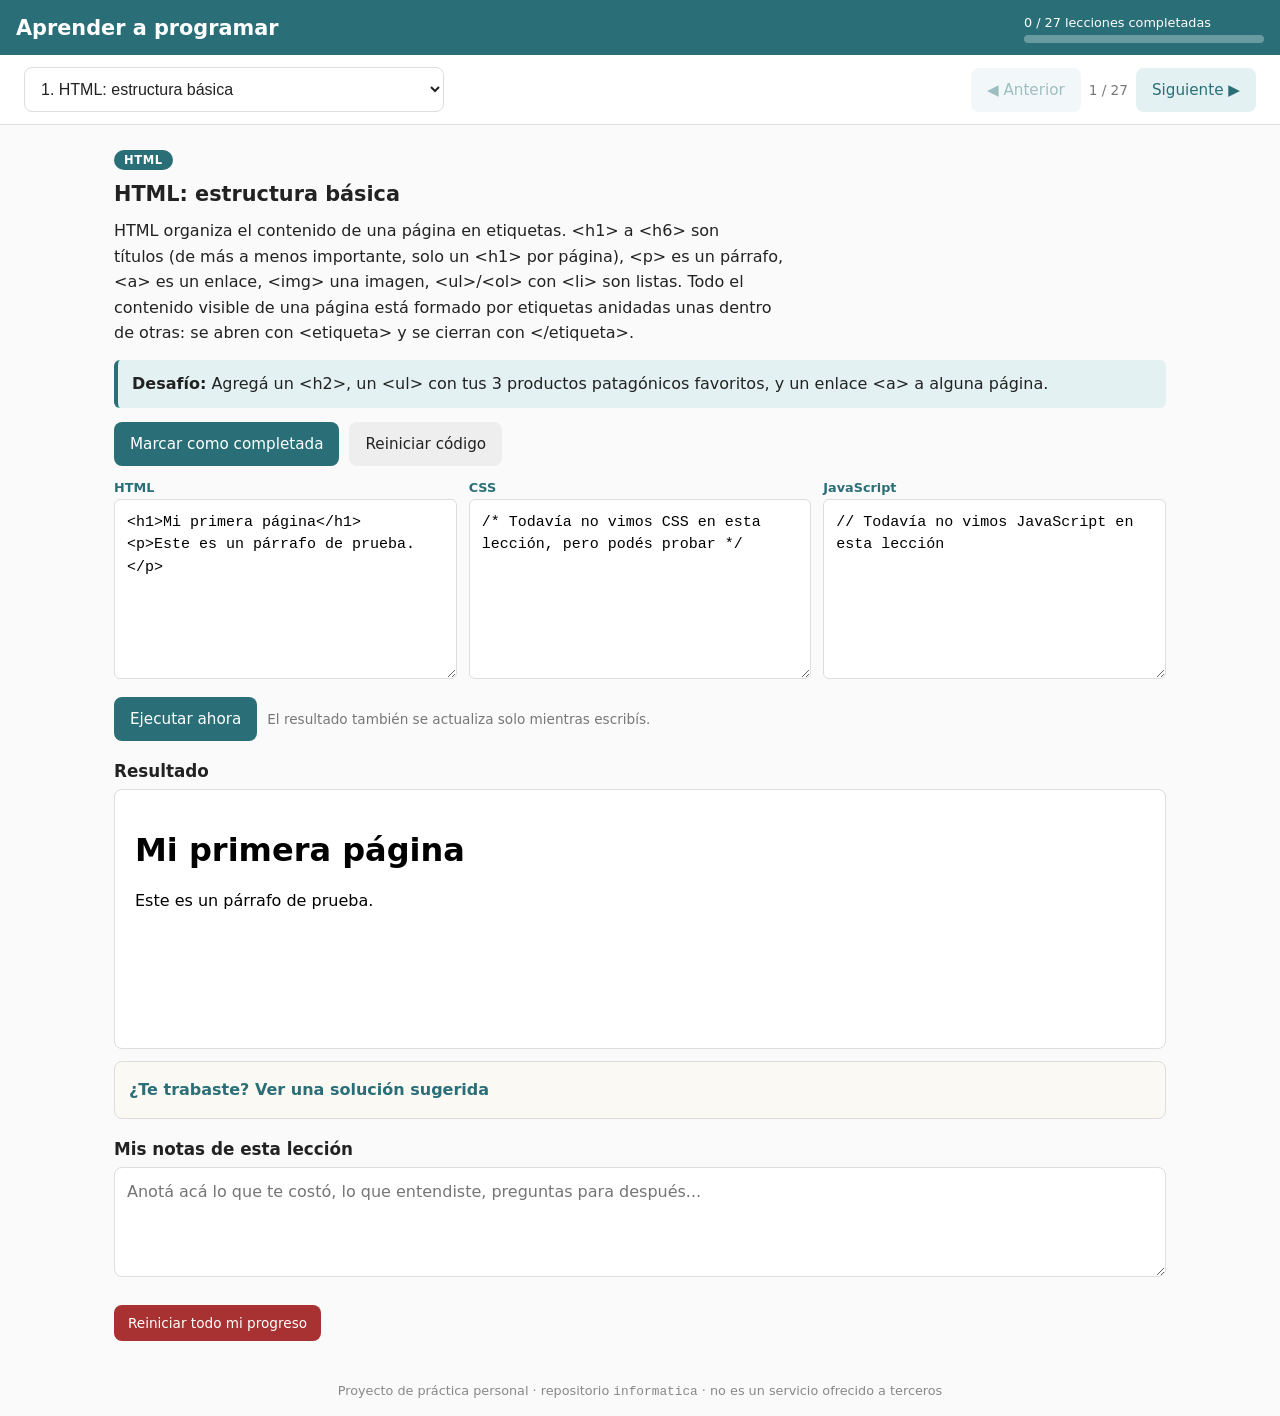
<file: aprender/index.html>
<!DOCTYPE html>
<html lang="es">
<head>
<meta charset="UTF-8">
<meta name="viewport" content="width=device-width, initial-scale=1.0, viewport-fit=cover">
<title>Aprender a programar — informática</title>
<meta name="description" content="Lecciones interactivas de HTML, CSS y JavaScript con editor de código en vivo, pensadas para el celular. Aprendé a programar de forma autodidacta.">

<!-- Pensado para el celular: color de la barra del navegador e instalable como app -->
<meta name="theme-color" content="#2a6f77">
<meta name="mobile-web-app-capable" content="yes">
<meta name="apple-mobile-web-app-capable" content="yes">
<meta name="apple-mobile-web-app-status-bar-style" content="black-translucent">
<meta name="apple-mobile-web-app-title" content="Aprender">
<link rel="manifest" href="manifest.json">
<link rel="apple-touch-icon" href="icono.svg">
<link rel="icon" href="icono.svg" type="image/svg+xml">

<link rel="stylesheet" href="css/estilo.css">
</head>
<body>

<header class="topbar">
  <h1>Aprender a programar</h1>
  <div class="progreso">
    <span id="texto-progreso">0 / 0 lecciones completadas</span>
    <div class="barra-progreso"><div id="barra-progreso-relleno" class="barra-progreso-relleno"></div></div>
  </div>
</header>

<!-- Navegación pensada para el pulgar: un desplegable para saltar a cualquier
     lección + botones grandes de anterior/siguiente. -->
<nav class="navegacion">
  <label class="visualmente-oculto" for="selector-leccion">Elegir lección</label>
  <select id="selector-leccion" class="selector-leccion"></select>
  <div class="nav-flechas">
    <button id="btn-anterior" class="btn btn-nav" type="button">◀ Anterior</button>
    <span id="contador-leccion" class="contador-leccion">1 / 27</span>
    <button id="btn-siguiente" class="btn btn-nav" type="button">Siguiente ▶</button>
  </div>
</nav>

<main class="contenido">
  <span id="categoria-leccion" class="chip-categoria"></span>
  <h2 id="titulo-leccion"></h2>
  <p id="resumen-leccion" class="resumen"></p>

  <div class="caja-reto">
    <strong>Desafío:</strong> <span id="reto-leccion"></span>
  </div>

  <div class="acciones-leccion">
    <button id="btn-completada" class="btn btn-primario"></button>
    <button id="btn-reiniciar-codigo" class="btn btn-secundario">Reiniciar código</button>
  </div>

  <!-- En el celular, un editor a la vez con pestañas (menos scroll). En pantalla
       ancha se muestran los tres a la vez (lo maneja el CSS). -->
  <div class="editor-tabs" role="tablist">
    <button class="editor-tab activo" data-editor="html" type="button">HTML</button>
    <button class="editor-tab" data-editor="css" type="button">CSS</button>
    <button class="editor-tab" data-editor="js" type="button">JS</button>
  </div>

  <div class="editor-grid">
    <div class="editor-panel activo" data-editor="html">
      <label class="etiqueta-editor" for="editor-html">HTML</label>
      <textarea id="editor-html" spellcheck="false" autocapitalize="off" autocomplete="off" autocorrect="off"></textarea>
    </div>
    <div class="editor-panel" data-editor="css">
      <label class="etiqueta-editor" for="editor-css">CSS</label>
      <textarea id="editor-css" spellcheck="false" autocapitalize="off" autocomplete="off" autocorrect="off"></textarea>
    </div>
    <div class="editor-panel" data-editor="js">
      <label class="etiqueta-editor" for="editor-js">JavaScript</label>
      <textarea id="editor-js" spellcheck="false" autocapitalize="off" autocomplete="off" autocorrect="off"></textarea>
    </div>
  </div>

  <div class="acciones-leccion">
    <button id="btn-ejecutar" class="btn btn-primario">Ejecutar ahora</button>
    <span class="ayuda-chica">El resultado también se actualiza solo mientras escribís.</span>
  </div>

  <h3>Resultado</h3>
  <iframe id="vista-previa" class="vista-previa" title="Resultado del código"></iframe>

  <details id="detalle-solucion" class="detalle-solucion">
    <summary>¿Te trabaste? Ver una solución sugerida</summary>
    <p id="explicacion-solucion" class="explicacion-solucion"></p>
    <div class="solucion-grid">
      <div class="solucion-columna">
        <strong>HTML</strong>
        <pre><code id="solucion-html"></code></pre>
      </div>
      <div class="solucion-columna">
        <strong>CSS</strong>
        <pre><code id="solucion-css"></code></pre>
      </div>
      <div class="solucion-columna">
        <strong>JavaScript</strong>
        <pre><code id="solucion-js"></code></pre>
      </div>
    </div>
    <button id="btn-cargar-solucion" class="btn btn-secundario">Cargar esta solución en el editor</button>
  </details>

  <h3>Mis notas de esta lección</h3>
  <textarea id="campo-notas" class="campo-notas" placeholder="Anotá acá lo que te costó, lo que entendiste, preguntas para después..."></textarea>

  <button id="btn-reiniciar-todo" class="btn btn-peligro btn-chico">Reiniciar todo mi progreso</button>
</main>

<footer class="pie">
  Proyecto de práctica personal · repositorio <code>informatica</code> · no es un servicio ofrecido a terceros
</footer>

<script src="js/lecciones.js"></script>
<script src="js/progreso.js"></script>
<script src="js/playground.js"></script>
<script src="js/app.js"></script>
<script>
  /* Registrar el service worker solo cuando la página se sirve por https
     (por ejemplo GitHub Pages). Así la app se puede "instalar" en el celular
     y funcionar sin internet. Nunca rompe la app si no está disponible:
     abierta como archivo local (file://) simplemente no se registra. */
  if ('serviceWorker' in navigator && location.protocol === 'https:') {
    window.addEventListener('load', function () {
      navigator.serviceWorker.register('sw.js').catch(function () { /* sin conexión / no soportado: la app sigue andando igual */ });
    });
  }
</script>
</body>
</html>
</file>
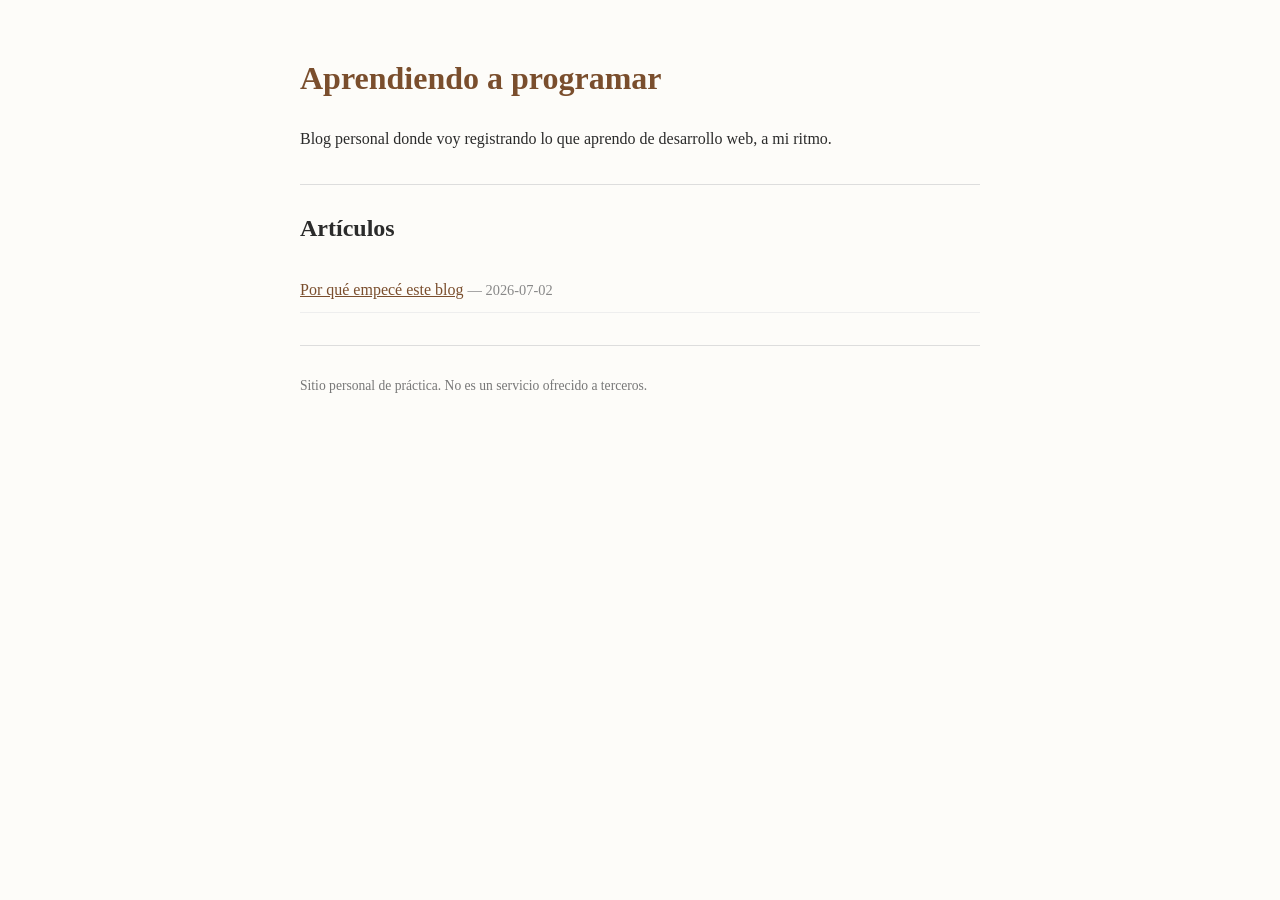
<file: proyectos-practica/blog-personal/index.html>
<!DOCTYPE html>
<html lang="es">
<head>
<meta charset="UTF-8">
<meta name="viewport" content="width=device-width, initial-scale=1.0">
<title>Blog personal — aprendiendo a programar</title>
<meta name="description" content="Bitácora pública de un proceso de aprendizaje autodidacta de programación y desarrollo web.">

<meta property="og:title" content="Blog personal — aprendiendo a programar">
<meta property="og:description" content="Bitácora pública de un proceso de aprendizaje autodidacta de programación y desarrollo web.">
<meta property="og:type" content="website">

<link rel="stylesheet" href="css/estilo.css">
</head>
<body>

<header>
  <h1>Aprendiendo a programar</h1>
  <p>Blog personal donde voy registrando lo que aprendo de desarrollo web, a mi ritmo.</p>
</header>

<main>
  <h2>Artículos</h2>
  <ul id="lista-articulos">
    <li>
      <a href="articulos/primer-post.html">Por qué empecé este blog</a>
      <span class="fecha"> — 2026-07-02</span>
    </li>
  </ul>
</main>

<footer>
  <p>Sitio personal de práctica. No es un servicio ofrecido a terceros.</p>
</footer>

</body>
</html>
</file>
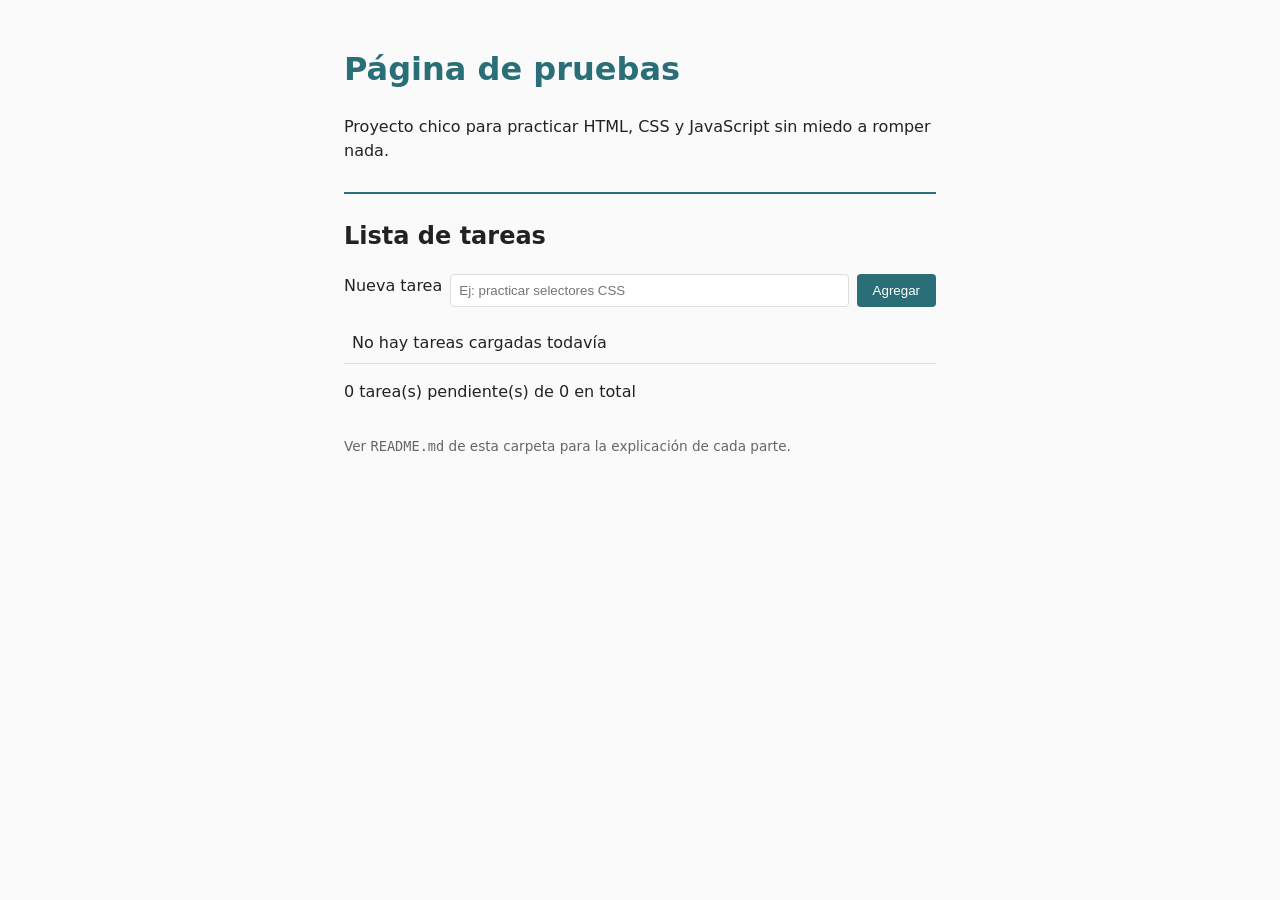
<file: proyectos-practica/pagina-pruebas/index.html>
<!DOCTYPE html>
<html lang="es">
<head>
<meta charset="UTF-8">
<meta name="viewport" content="width=device-width, initial-scale=1.0">
<title>Página de pruebas — lista de tareas</title>
<link rel="stylesheet" href="estilo.css">
</head>
<body>

<header>
  <h1>Página de pruebas</h1>
  <p>Proyecto chico para practicar HTML, CSS y JavaScript sin miedo a romper nada.</p>
</header>

<main>
  <section aria-labelledby="titulo-tareas">
    <h2 id="titulo-tareas">Lista de tareas</h2>

    <form id="form-tarea">
      <label for="input-tarea">Nueva tarea</label>
      <input type="text" id="input-tarea" placeholder="Ej: practicar selectores CSS" required>
      <button type="submit">Agregar</button>
    </form>

    <ul id="lista-tareas"></ul>

    <p id="contador-tareas"></p>
  </section>
</main>

<footer>
  <p>Ver <code>README.md</code> de esta carpeta para la explicación de cada parte.</p>
</footer>

<script src="script.js"></script>
</body>
</html>
</file>
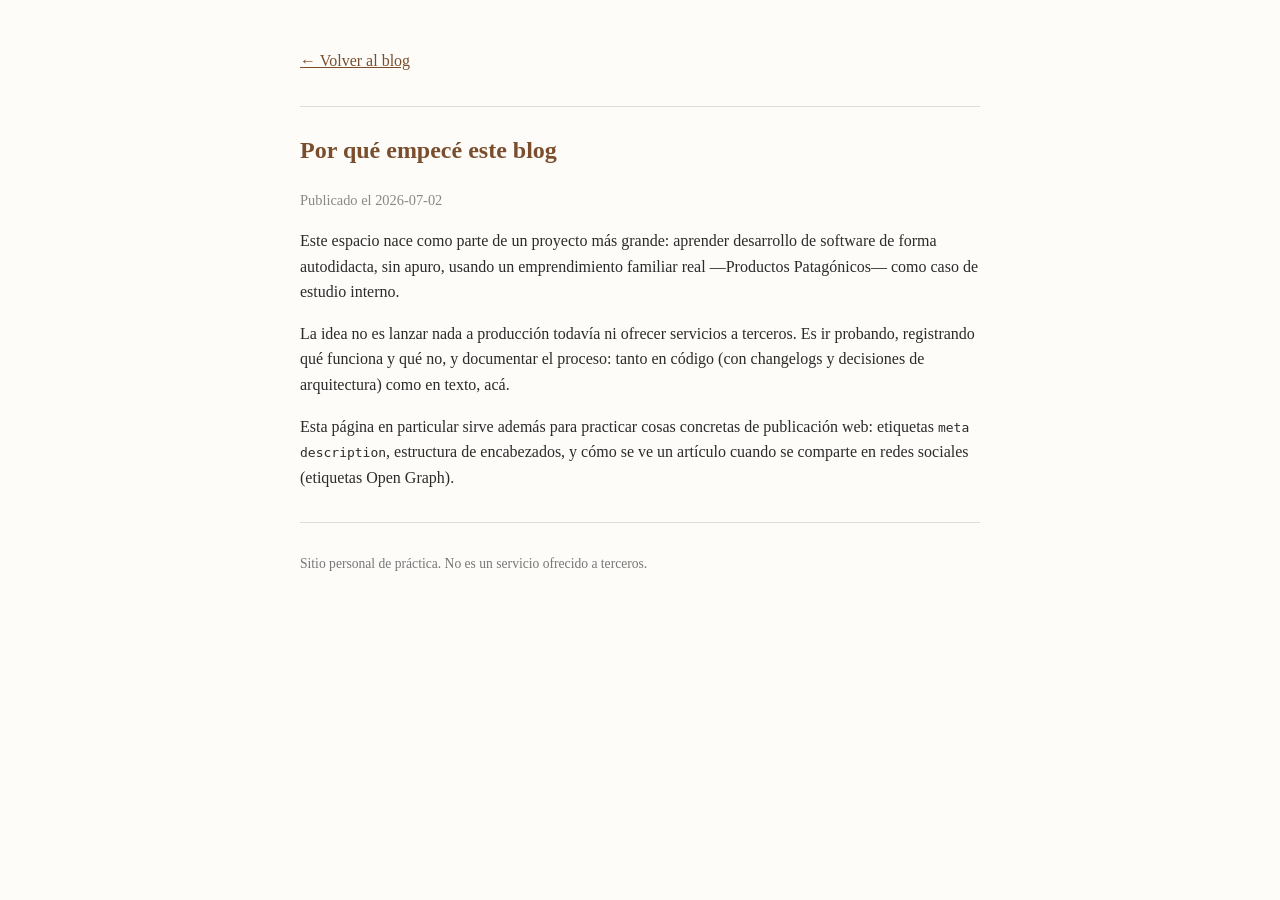
<file: proyectos-practica/blog-personal/articulos/primer-post.html>
<!DOCTYPE html>
<html lang="es">
<head>
<meta charset="UTF-8">
<meta name="viewport" content="width=device-width, initial-scale=1.0">
<title>Por qué empecé este blog — Aprendiendo a programar</title>
<meta name="description" content="El motivo detrás de este blog: aprender desarrollo web de forma autodidacta usando un emprendimiento real como caso de estudio.">

<meta property="og:title" content="Por qué empecé este blog">
<meta property="og:description" content="El motivo detrás de este blog: aprender desarrollo web de forma autodidacta usando un emprendimiento real como caso de estudio.">
<meta property="og:type" content="article">

<link rel="stylesheet" href="../css/estilo.css">
</head>
<body>

<header>
  <p><a href="../index.html">&larr; Volver al blog</a></p>
</header>

<main>
  <article>
    <h1>Por qué empecé este blog</h1>
    <p class="fecha">Publicado el 2026-07-02</p>

    <p>
      Este espacio nace como parte de un proyecto más grande: aprender desarrollo
      de software de forma autodidacta, sin apuro, usando un emprendimiento familiar
      real —Productos Patagónicos— como caso de estudio interno.
    </p>

    <p>
      La idea no es lanzar nada a producción todavía ni ofrecer servicios a
      terceros. Es ir probando, registrando qué funciona y qué no, y documentar
      el proceso: tanto en código (con changelogs y decisiones de arquitectura)
      como en texto, acá.
    </p>

    <p>
      Esta página en particular sirve además para practicar cosas concretas de
      publicación web: etiquetas <code>meta description</code>, estructura de
      encabezados, y cómo se ve un artículo cuando se comparte en redes sociales
      (etiquetas Open Graph).
    </p>
  </article>
</main>

<footer>
  <p>Sitio personal de práctica. No es un servicio ofrecido a terceros.</p>
</footer>

</body>
</html>
</file>
<file: aprender/css/estilo.css>
/* ------------------------------------------------------------------
   Estilos de la app "Aprender a programar".
   Pensada PRIMERO para el celular (mobile-first): las reglas base son las
   del teléfono, y más abajo hay una sola media query que mejora el layout
   en pantallas anchas. Botones y campos grandes para el pulgar; letra de
   16px en los campos para que el celular no haga zoom al tocarlos.
   ------------------------------------------------------------------ */

:root {
  --acento: #2a6f77;
  --acento-claro: #e4f1f2;
  --texto: #222;
  --fondo: #fafafa;
  --borde: #ddd;
  --verde-ok: #3a7d44;
  --rojo: #a83232;
}

* { box-sizing: border-box; }

html { -webkit-text-size-adjust: 100%; }

body {
  margin: 0;
  font-family: system-ui, -apple-system, sans-serif;
  color: var(--texto);
  background-color: var(--fondo);
  font-size: 16px;
  /* Respetar la "zona segura" de los celulares con notch */
  padding-bottom: env(safe-area-inset-bottom);
}

.visualmente-oculto {
  position: absolute;
  width: 1px; height: 1px;
  padding: 0; margin: -1px;
  overflow: hidden; clip: rect(0 0 0 0);
  white-space: nowrap; border: 0;
}

/* ---------- Barra superior ---------- */

.topbar {
  background-color: var(--acento);
  color: white;
  padding: 12px 16px;
  padding-top: calc(12px + env(safe-area-inset-top));
}

.topbar h1 { margin: 0 0 6px 0; font-size: 1.15rem; }

.progreso span { font-size: 0.8rem; }

.barra-progreso {
  background-color: rgba(255,255,255,0.3);
  border-radius: 6px;
  height: 8px;
  margin-top: 4px;
  overflow: hidden;
}

.barra-progreso-relleno {
  background-color: #e8b84b;
  height: 100%;
  width: 0%;
  transition: width 0.3s ease;
}

/* ---------- Navegación (desplegable + flechas) ---------- */

.navegacion {
  position: sticky;
  top: 0;
  z-index: 10;
  background-color: white;
  border-bottom: 1px solid var(--borde);
  padding: 10px 16px;
  display: flex;
  flex-direction: column;
  gap: 8px;
}

.selector-leccion {
  width: 100%;
  font-size: 16px;
  padding: 12px;
  border: 1px solid var(--borde);
  border-radius: 8px;
  background-color: white;
  color: var(--texto);
}

.nav-flechas {
  display: flex;
  align-items: center;
  justify-content: space-between;
  gap: 8px;
}

.contador-leccion {
  font-size: 0.85rem;
  color: #777;
  white-space: nowrap;
}

.btn-nav {
  flex: 1;
  background-color: var(--acento-claro);
  color: var(--acento);
  min-height: 44px;
}

.btn-nav:disabled {
  opacity: 0.45;
  cursor: default;
}

/* ---------- Contenido ---------- */

.contenido {
  padding: 16px;
}

.chip-categoria {
  display: inline-block;
  background-color: var(--acento);
  color: white;
  font-size: 0.72rem;
  font-weight: bold;
  text-transform: uppercase;
  letter-spacing: 0.05em;
  padding: 3px 10px;
  border-radius: 999px;
  margin-bottom: 8px;
}

.contenido h2 {
  margin: 4px 0 10px 0;
  font-size: 1.3rem;
  line-height: 1.25;
}

.contenido h3 {
  margin: 20px 0 8px 0;
  font-size: 1.05rem;
}

.resumen { line-height: 1.6; white-space: pre-line; margin: 0 0 14px 0; }

.caja-reto {
  background-color: var(--acento-claro);
  border-left: 4px solid var(--acento);
  padding: 12px 14px;
  border-radius: 6px;
  margin-bottom: 14px;
  line-height: 1.5;
}

.acciones-leccion {
  display: flex;
  flex-wrap: wrap;
  align-items: center;
  gap: 10px;
  margin-bottom: 14px;
}

.ayuda-chica { font-size: 0.85rem; color: #777; }

/* ---------- Botones (grandes para el dedo) ---------- */

.btn {
  padding: 12px 16px;
  border-radius: 8px;
  border: none;
  cursor: pointer;
  font-size: 0.95rem;
  min-height: 44px;
  font-family: inherit;
}

.btn-primario { background-color: var(--acento); color: white; }
.btn-primario:active { opacity: 0.85; }
.btn-primario.completada { background-color: var(--verde-ok); }

.btn-secundario { background-color: #eee; color: var(--texto); }

.btn-peligro { background-color: var(--rojo); color: white; }

.btn-chico { font-size: 0.85rem; padding: 10px 14px; min-height: 0; margin-top: 24px; width: 100%; }

/* ---------- Editores con pestañas ---------- */

.editor-tabs {
  display: flex;
  gap: 4px;
  margin-bottom: 8px;
}

.editor-tab {
  flex: 1;
  padding: 10px;
  border: 1px solid var(--borde);
  border-bottom: none;
  border-radius: 8px 8px 0 0;
  background-color: #f0f0f0;
  color: #666;
  font-size: 0.9rem;
  font-weight: bold;
  cursor: pointer;
  min-height: 44px;
}

.editor-tab.activo {
  background-color: var(--acento);
  color: white;
  border-color: var(--acento);
}

.editor-grid { margin-bottom: 14px; }

.editor-panel { display: none; }
.editor-panel.activo { display: block; }

.etiqueta-editor {
  display: none; /* en el celular la pestaña ya dice cuál es */
}

.editor-panel textarea {
  width: 100%;
  height: 200px;
  font-family: 'Courier New', monospace;
  font-size: 15px;
  padding: 12px;
  border: 1px solid var(--borde);
  border-radius: 0 8px 8px 8px;
  resize: vertical;
  tab-size: 2;
  line-height: 1.5;
}

/* ---------- Resultado ---------- */

.vista-previa {
  width: 100%;
  height: 260px;
  border: 1px solid var(--borde);
  border-radius: 8px;
  margin-bottom: 8px;
  background-color: white;
}

/* ---------- Solución sugerida ---------- */

.detalle-solucion {
  background-color: #fbf9f4;
  border: 1px solid var(--borde);
  border-radius: 8px;
  padding: 12px 14px;
  margin-bottom: 16px;
}

.detalle-solucion summary {
  cursor: pointer;
  font-weight: bold;
  color: var(--acento);
  min-height: 32px;
  display: flex;
  align-items: center;
}

.explicacion-solucion { margin: 12px 0; line-height: 1.55; }

.solucion-grid { margin-bottom: 12px; }

.solucion-columna { margin-bottom: 12px; }

.solucion-columna strong {
  display: block;
  font-size: 0.8rem;
  color: var(--acento);
  margin-bottom: 4px;
}

.solucion-columna pre {
  background-color: #2b2b2b;
  color: #f0e8d5;
  padding: 12px;
  border-radius: 6px;
  font-size: 0.82rem;
  overflow-x: auto;
  margin: 0;
  -webkit-overflow-scrolling: touch;
}

/* ---------- Notas ---------- */

.campo-notas {
  width: 100%;
  height: 110px;
  padding: 12px;
  border: 1px solid var(--borde);
  border-radius: 8px;
  font-family: inherit;
  font-size: 16px;
  resize: vertical;
  line-height: 1.5;
}

.pie {
  text-align: center;
  padding: 16px;
  font-size: 0.8rem;
  color: #888;
  line-height: 1.5;
}

/* ==================================================================
   Pantallas anchas (tablet / computadora): se aprovecha el espacio.
   La versión de celular es la base; esto es solo una mejora encima.
   ================================================================== */

@media (min-width: 900px) {
  .topbar {
    display: flex;
    justify-content: space-between;
    align-items: center;
  }
  .topbar h1 { margin: 0; font-size: 1.3rem; }
  .progreso { min-width: 240px; }

  .navegacion {
    flex-direction: row;
    align-items: center;
    padding: 12px 24px;
  }
  .selector-leccion { max-width: 420px; }
  .nav-flechas { margin-left: auto; flex: 0 0 auto; }
  .btn-nav { flex: 0 0 auto; }

  .contenido {
    max-width: 1100px;
    margin: 0 auto;
    padding: 24px;
  }

  /* En pantalla ancha se muestran los tres editores a la vez y se ocultan
     las pestañas: hay espacio de sobra y es más cómodo verlos juntos. */
  .editor-tabs { display: none; }
  .editor-grid {
    display: grid;
    grid-template-columns: repeat(3, 1fr);
    gap: 12px;
  }
  .editor-panel { display: block; }
  .etiqueta-editor {
    display: block;
    font-size: 0.8rem;
    font-weight: bold;
    color: var(--acento);
    margin-bottom: 4px;
  }
  .editor-panel textarea {
    height: 180px;
    border-radius: 6px;
  }

  .solucion-grid {
    display: grid;
    grid-template-columns: repeat(3, 1fr);
    gap: 12px;
  }

  .btn-chico { width: auto; }
}
</file>
<file: proyectos-practica/blog-personal/css/estilo.css>
:root {
  --color-texto: #2b2b2b;
  --color-fondo: #fdfcf9;
  --color-acento: #7a4e2d;
}

body {
  font-family: Georgia, 'Times New Roman', serif;
  color: var(--color-texto);
  background-color: var(--color-fondo);
  max-width: 680px;
  margin: 0 auto;
  padding: 2rem 1.5rem;
  line-height: 1.6;
}

header, footer {
  border-bottom: 1px solid #ddd;
  padding-bottom: 1rem;
  margin-bottom: 1.5rem;
}

footer {
  border-bottom: none;
  border-top: 1px solid #ddd;
  padding-top: 1rem;
  margin-top: 2rem;
  font-size: 0.85rem;
  color: #777;
}

h1 { color: var(--color-acento); }

a { color: var(--color-acento); }

#lista-articulos {
  list-style: none;
  padding: 0;
}

#lista-articulos li {
  padding: 0.6rem 0;
  border-bottom: 1px solid #eee;
}

.fecha {
  color: #888;
  font-size: 0.9rem;
}
</file>
<file: proyectos-practica/pagina-pruebas/estilo.css>
:root {
  --color-texto: #222;
  --color-fondo: #fafafa;
  --color-acento: #2a6f77;
  --color-borde: #ddd;
}

* { box-sizing: border-box; }

body {
  font-family: system-ui, sans-serif;
  color: var(--color-texto);
  background-color: var(--color-fondo);
  max-width: 640px;
  margin: 0 auto;
  padding: 1.5rem;
  line-height: 1.5;
}

header {
  margin-bottom: 1.5rem;
  border-bottom: 2px solid var(--color-acento);
  padding-bottom: 0.8rem;
}

h1 { color: var(--color-acento); }

#form-tarea {
  display: flex;
  gap: 0.5rem;
  margin-bottom: 1rem;
}

#input-tarea {
  flex: 1;
  padding: 0.5rem;
  border: 1px solid var(--color-borde);
  border-radius: 4px;
}

button {
  background-color: var(--color-acento);
  color: white;
  border: none;
  padding: 0.5rem 1rem;
  border-radius: 4px;
  cursor: pointer;
}

button:hover { opacity: 0.9; }

#lista-tareas {
  list-style: none;
  padding: 0;
}

#lista-tareas li {
  display: flex;
  align-items: center;
  gap: 0.6rem;
  padding: 0.5rem;
  border-bottom: 1px solid var(--color-borde);
}

#lista-tareas li.completada span {
  text-decoration: line-through;
  color: #888;
}

#lista-tareas li span {
  flex: 1;
}

#lista-tareas li button {
  background-color: transparent;
  color: var(--color-acento);
  border: 1px solid var(--color-acento);
  padding: 0.2rem 0.5rem;
  font-size: 0.85rem;
}

footer {
  margin-top: 2rem;
  font-size: 0.85rem;
  color: #666;
}
</file>
